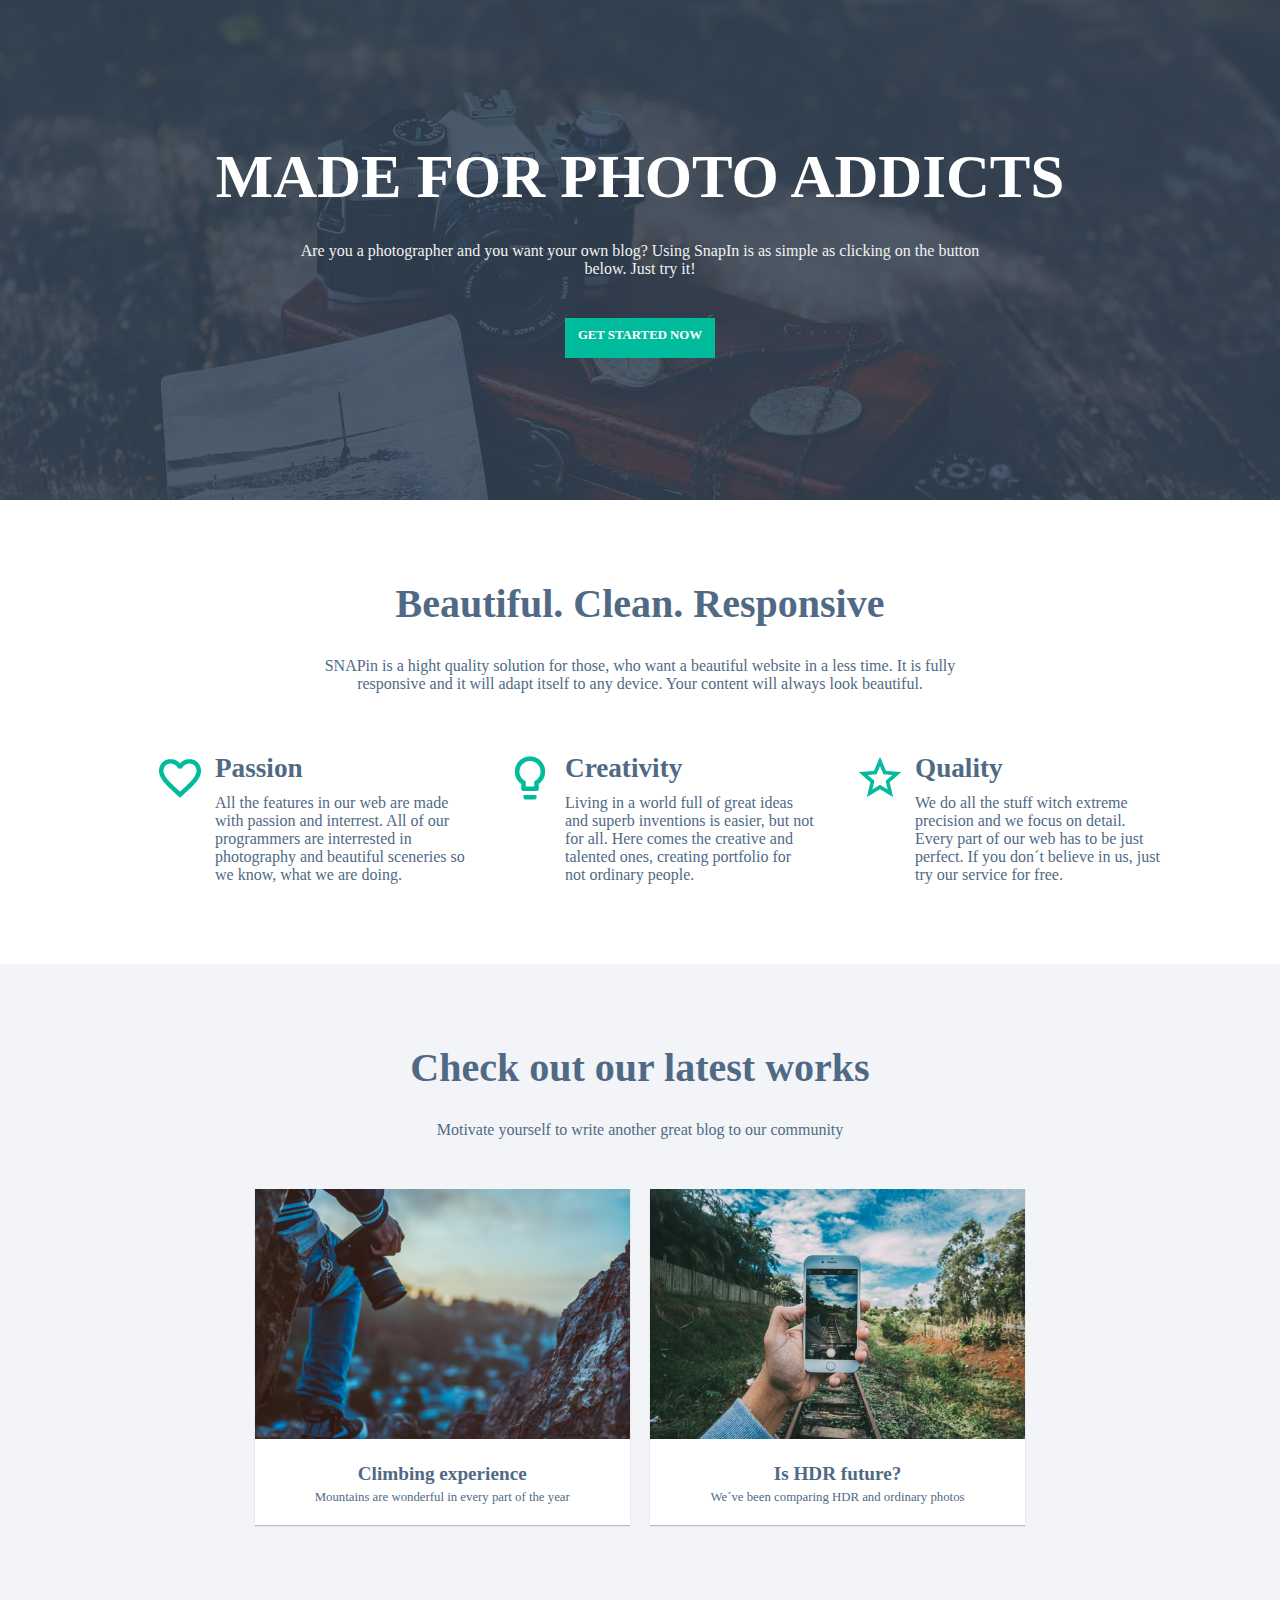
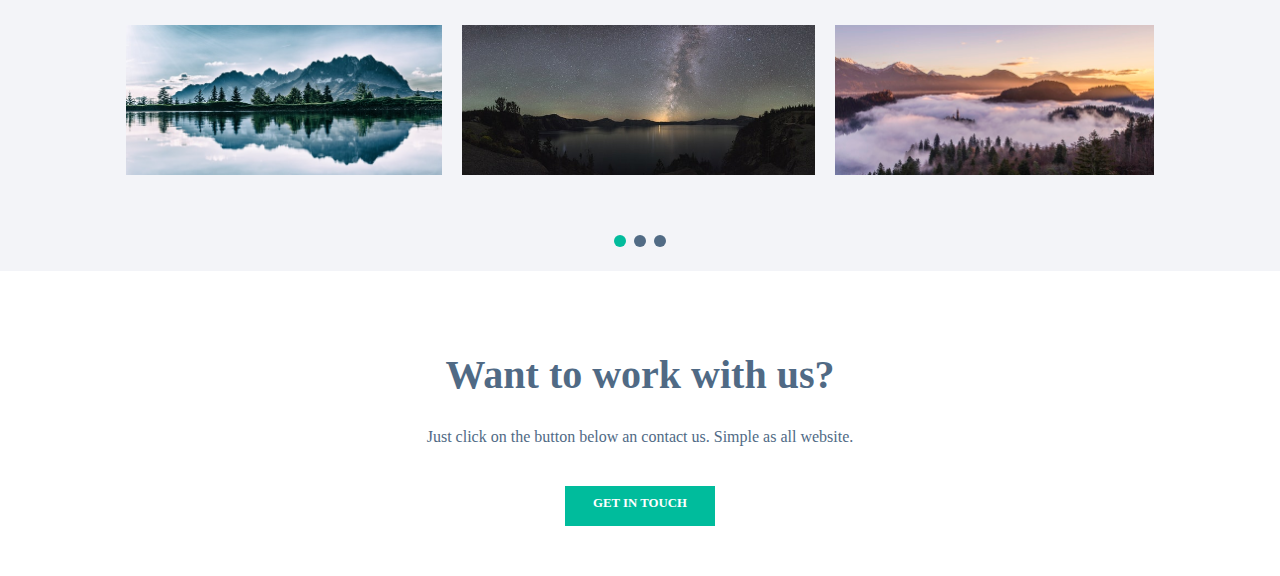
<file: index.html>
<!doctype html>
<html lang="">
  <head>
    <meta charset="utf-8">
    <meta http-equiv="X-UA-Compatible" content="IE=edge">
    <meta name="description" content="">
    <meta name="viewport" content="width=device-width, initial-scale=1.0">
    <title>Index</title>

    <link rel="stylesheet" href="styles/main.css">

    <script src="https://ajax.googleapis.com/ajax/libs/jquery/3.2.1/jquery.min.js"></script>
    <script type="text/javascript" src="scripts/main.js"></script>
    <script src="https://www.w3schools.com/lib/w3.js"></script>

    <script>
        $(document).ready(function(){
            showSlides(slideIndex, 'dot');
        });
    </script>
  </head>

  <div w3-include-html="header.html"></div>
  <script>
      w3.includeHTML();
  </script>

  <body>

    <div class="vision">
      <div class="colorOverlay">
        <div class="outerVisionContent">
          <div class="visionTopText">
            MADE FOR PHOTO ADDICTS
          </div>
          <div class="visionSubText">
            Are you a photographer and you want your own blog? Using SnapIn is as simple as clicking on the button below. Just try it!
          </div>
          <a href="#" type="button" class="exploreButton">GET STARTED NOW</a>
        </div>
      </div>
    </div>

    <div class="whyUs">
      <div class="bodyTopText">
        Beautiful. Clean. Responsive
      </div>
      <div class="bodySubText">
        SNAPin is a hight quality solution for those, who want a beautiful website in a less time. It is fully responsive and it will adapt itself to any device.
        Your content will always look beautiful.
      </div>
    </div>

    <div class="features">
      <div class="feature">
        <img src="images/heart.png" class="featureImg">
        <div class="featureTexts blueFont">
          <div class="featureTopText blueFont">
            Passion
          </div>
          <div>
            All the features in our web are made with passion and interrest. All of our programmers are interrested in photography and beautiful sceneries
            so we know, what we are doing.
          </div>
        </div>
      </div>
      <div class="feature">
        <img src="images/bulb.png" class="featureImg">
        <div class="featureTexts blueFont">
          <div class="featureTopText blueFont">
            Creativity
          </div>
          <div>
            Living in a world full of great ideas and superb inventions is easier, but not for all. Here comes the creative and talented ones, creating
            portfolio for not ordinary people.
          </div>
        </div>
      </div>
      <div class="feature">
        <img src="images/star.png" class="featureImg">
        <div class="featureTexts blueFont">
          <div class="featureTopText blueFont">
            Quality
          </div>
          <div>
            We do all the stuff witch extreme precision and we focus on detail. Every part of our web has to be just perfect. If you don´t believe in us,
            just try our service for free.
          </div>
        </div>
      </div>
    </div>

    <div class="latestWorks">
      <div class="latestTexts">
        <div class="bodyTopText">
          Check out our latest works
        </div>
        <div class="bodySubText">
          Motivate yourself to write another great blog to our community
        </div>
        <div class="latestWorksCards">
          <div class="card materialCard">
            <img src="images/sceneries/pres1.jpeg" class="cardImg">
            <div class="cardTopText blueFont">
              Climbing experience
            </div>
            <div class="cardSubText blueFont">
              Mountains are wonderful in every part of the year
            </div>
          </div>
          <div class="card materialCard">
            <img src="images/sceneries/pres2.jpeg" class="cardImg">
            <div class="cardTopText blueFont">
              Is HDR future?
            </div>
            <div class="cardSubText blueFont">
              We´ve been comparing HDR and ordinary photos
            </div>
          </div>
        </div>
      </div>
    </div>

    <div class="slideshow-container">
      <div class="mySlides fade">
        <img src="images/sceneries/scenery1.jpeg" class="carouselImg">
        <img src="images/sceneries/scenery3.jpeg" class="carouselImg">
        <img src="images/sceneries/scenery2.jpg" class="carouselImg">
      </div>

      <div class="mySlides fade">
        <img src="images/sceneries/scenery4.jpg" class="carouselImg">
        <img src="images/sceneries/scenery5.jpeg" class="carouselImg">
        <img src="images/sceneries/scenery6.jpeg" class="carouselImg">
      </div>

      <div class="mySlides fade">
        <img src="images/sceneries/scenery7.jpeg" class="carouselImg">
        <img src="images/sceneries/scenery8.jpeg" class="carouselImg">
        <img src="images/sceneries/scenery9.jpeg" class="carouselImg">
      </div>
    </div>

    <div class="dots">
      <span class="dot" onclick="currentSlide(1, 'dot')"></span>
      <span class="dot" onclick="currentSlide(2, 'dot')"></span>
      <span class="dot" onclick="currentSlide(3, 'dot')"></span>
    </div>

    <div class="workWithUs">
      <div class="latestTexts">
        <div class="bodyTopText">
          Want to work with us?
        </div>
        <div class="bodySubText">
          Just click on the button below an contact us. Simple as all website.
        </div>
        <a href="#" type="button" class="exploreButton">GET IN TOUCH</a>
      </div>
    </div>
  </body>

  <div w3-include-html="footer.html"></div>
  <script>
      w3.includeHTML();
  </script>
</html>
</file>
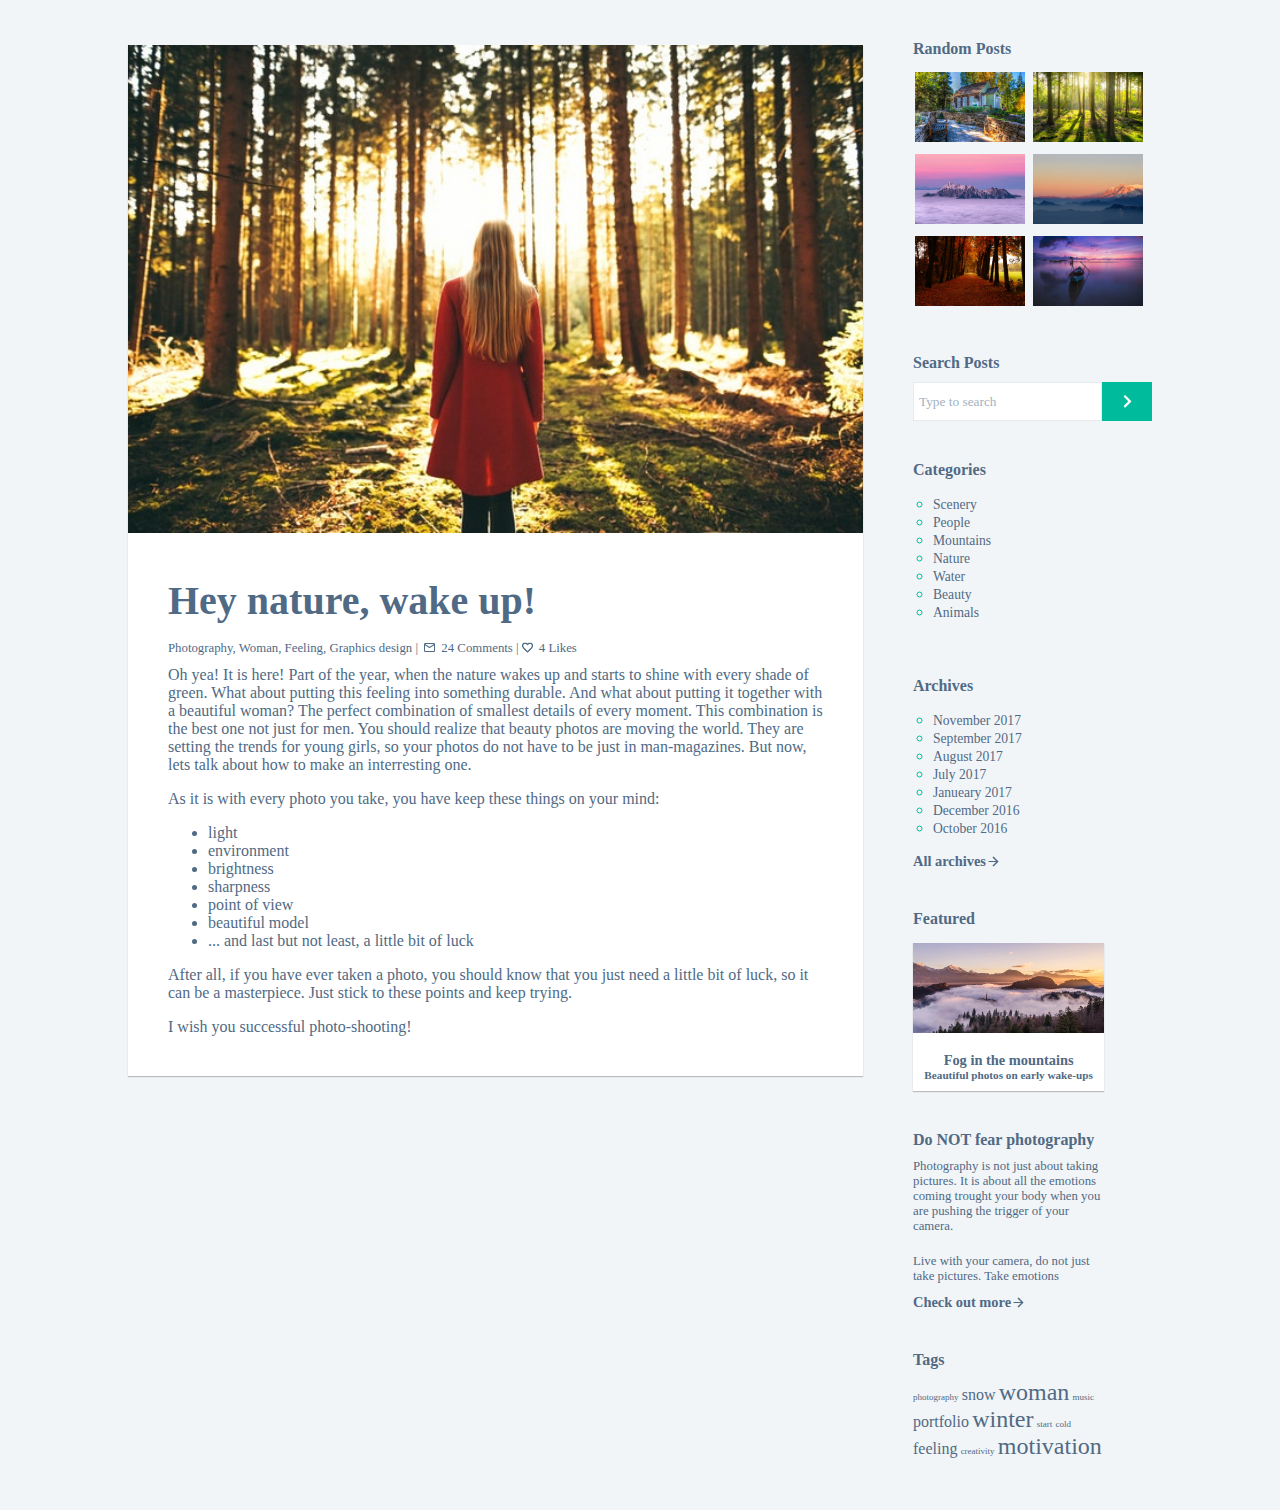
<file: article.html>
<!DOCTYPE html>
<html lang="en">
<head>
    <meta charset="UTF-8">
    <meta http-equiv="X-UA-Compatible" content="IE=edge">
    <meta name="description" content="">
    <meta name="viewport" content="width=device-width, initial-scale=1.0">
    <title>Article</title>

    <link rel="stylesheet" href="styles/main.css">

    <script src="https://ajax.googleapis.com/ajax/libs/jquery/3.2.1/jquery.min.js"></script>
    <script type="text/javascript" src="scripts/main.js"></script>
    <script src="https://www.w3schools.com/lib/w3.js"></script>
</head>

<div w3-include-html="header.html"></div>
<script>
    w3.includeHTML();
</script>

<body>
    <div class="blogBody">
        <div class="timeline">
            <div class="articleContent">
                <div class="blogCardArticle materialCard">
                    <img src="images/sceneries/pres5.jpeg" class="blogCardImg">
                    <div class="blogCardHeader blueFont">
                        Hey nature, wake up!
                    </div>
                    <div class="blogCardSocial blueFont">
                        Photography, Woman, Feeling, Graphics design | <img src="images/mail.png" class="socialCardImage"> 24 Comments |<img src="images/heart_blue.png" class="socialCardImage"> 4 Likes
                    </div>
                    <div class="blogCardSubHeader blueFont">
                        Oh yea! It is here! Part of the year, when the nature wakes up and starts to shine with every shade of green. What about putting this feeling into something durable.
                        And what about putting it together with a beautiful woman? The perfect combination of smallest details of every moment. This combination is the best one not just for men.
                        You should realize that beauty photos are moving the world. They are setting the trends for young girls, so your photos do not have to be just in man-magazines.
                        But now, lets talk about how to make an interresting one. <ul></ul>
                        As it is with every photo you take, you have keep these things on your mind:
                        <ul>
                            <li>
                                light
                            </li>
                            <li>
                                environment
                            </li>
                            <li>
                                brightness
                            </li>
                            <li>
                                sharpness
                            </li>
                            <li>
                                point of view
                            </li>
                            <li>
                                beautiful model
                            </li>
                            <li>
                                ... and last but not least, a little bit of luck
                            </li>
                        </ul>
                        After all, if you have ever taken a photo, you should know that you just need a little bit of luck, so it can be a masterpiece.
                        Just stick to these points and keep trying.
                        <ul></ul>
                        I wish you successful photo-shooting!
                    </div>
                </div>
                <div></div>
            </div>
            <div class="blogSubMenu blueFont">
                <div class="blogSidePost">
                    <div class="blogRandomPostsTopText">
                        Random Posts
                    </div>
                    <div class="blogRandomPostWrapper">
                        <img src="images/sceneries/scenery5.jpeg" class="blogRandomPostsImage">
                        <img src="images/sceneries/scenery6.jpeg" class="blogRandomPostsImage">
                    </div>
                    <div class="blogRandomPostWrapper">
                        <img src="images/sceneries/scenery7.jpeg" class="blogRandomPostsImage">
                        <img src="images/sceneries/scenery8.jpeg" class="blogRandomPostsImage">
                    </div>
                    <div class="blogRandomPostWrapper">
                        <img src="images/sceneries/scenery9.jpeg" class="blogRandomPostsImage">
                        <img src="images/sceneries/scenery4.jpg" class="blogRandomPostsImage">
                    </div>
                </div>

                <div class="blogSidePost">
                    Search Posts
                    <div class="newsletter">
                        <input class="blogSearchInput blueFont" type="text" placeholder="Type to search" name="search"><br>
                        <a href="#" type="button" class="blogSearchButton"><img src="images/arrow_right_white.png" id="righWhiteSearch"></a>
                    </div>
                </div>
                <div class="blogSidePost">
                    Categories
                    <ul style="list-style-type:circle" class="categoriesListUl">
                        <li><a href="#" class="categoriesList">Scenery</a></li>
                        <li><a href="#" class="categoriesList">People</a></li>
                        <li><a href="#" class="categoriesList">Mountains</a></li>
                        <li><a href="#" class="categoriesList">Nature</a></li>
                        <li><a href="#" class="categoriesList">Water</a></li>
                        <li><a href="#" class="categoriesList">Beauty</a></li>
                        <li><a href="#" class="categoriesList">Animals</a></li>
                    </ul>
                </div>

                <div class="blogSidePost">
                    Archives
                    <ul style="list-style-type:circle" class="categoriesListUl">
                        <li><a href="#" class="categoriesList">November 2017</a></li>
                        <li><a href="#" class="categoriesList">September 2017</a></li>
                        <li><a href="#" class="categoriesList">August 2017</a></li>
                        <li><a href="#" class="categoriesList">July 2017</a></li>
                        <li><a href="#" class="categoriesList">Janueary 2017</a></li>
                        <li><a href="#" class="categoriesList">December 2016</a></li>
                        <li><a href="#" class="categoriesList">October 2016</a></li>
                    </ul>
                </div>
                <div class="all blueFont">
                    All archives
                    <a href="index.html" class="allArrow"><img src="images/arrow_right_blue.png" class="allArrow"></a>

                </div>

                <div class="blogSidePost">
                    Featured
                    <div class="blogSideCard materialCard">
                        <img src="images/sceneries/scenery2.jpg" class="blogCardImg">
                        <div class="blogCardardTopText blueFont">
                            Fog in the mountains
                        </div>
                        <div class="blogCardSubText blueFont">
                            Beautiful photos on early wake-ups
                        </div>
                    </div>
                </div>

                <div class="blogSidePost">
                    Do NOT fear photography
                    <div class="blogSideCustomText">
                        Photography is not just about taking pictures. It is about all the emotions coming trought your body when you are pushing the trigger of your camera.
                    </div>
                    <div class="blogSideCustomText">
                        Live with your camera, do not just take pictures. Take emotions
                    </div>
                </div>
                <div class="all blueFont">
                    Check out more
                    <a href="index.html" class="allArrow"><img class="allArrow" src="images/arrow_right_blue.png"></a>
                </div>

                <div class="blogSidePost sideMenuEnd">
                    Tags
                    <div class="blogSideCustomText">
                        <div class="smallTag">photography</div>
                        <div class="mediumTag">snow</div>
                        <div class="largeTag">woman</div>
                        <div class="smallTag">music</div>
                        <div class="mediumTag">portfolio</div>
                        <div class="largeTag">winter</div>
                        <div class="smallTag">start</div>
                        <div class="smallTag">cold</div>
                        <div class="mediumTag">feeling</div>
                        <div class="smallTag">creativity</div>
                        <div class="largeTag">motivation</div>
                    </div>
                </div>

            </div>
        </div>
    </div>
</body>

<div w3-include-html="footer.html"></div>
<script>
    w3.includeHTML();
</script>
</html>
</file>
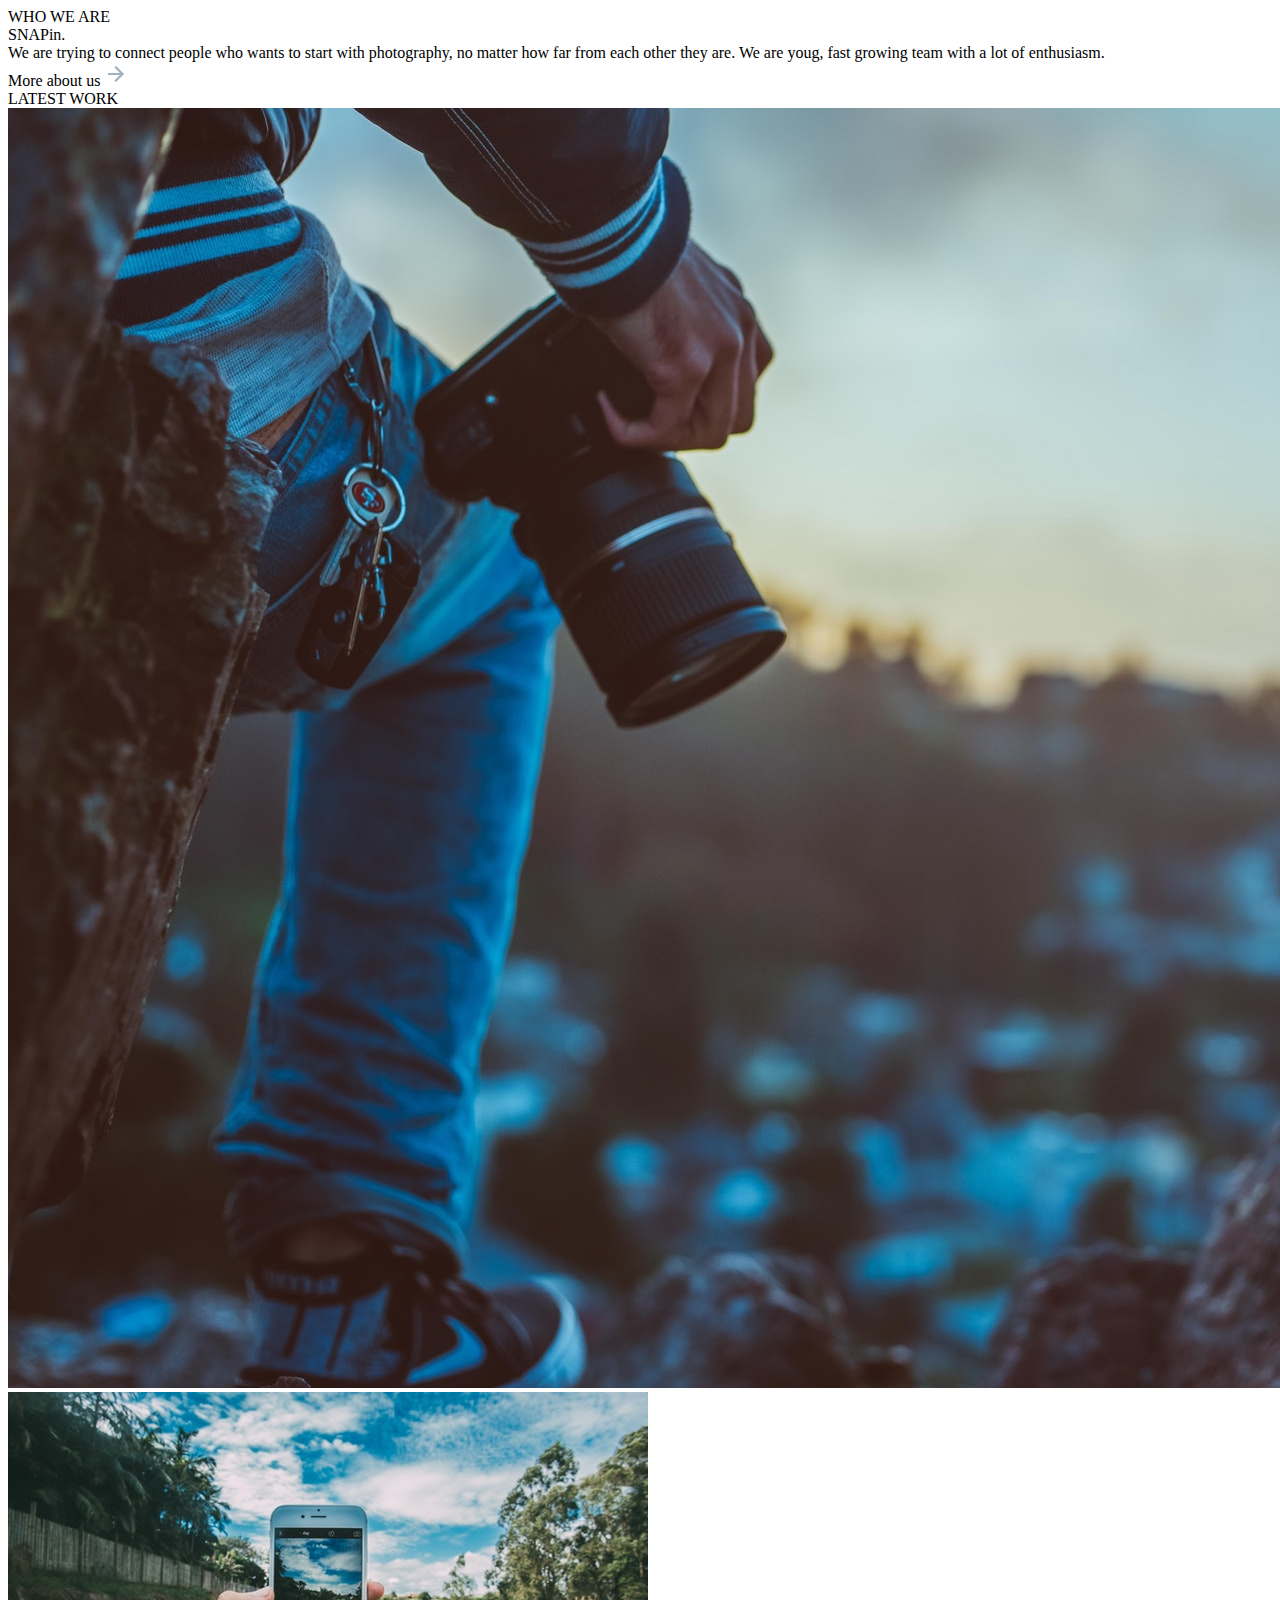
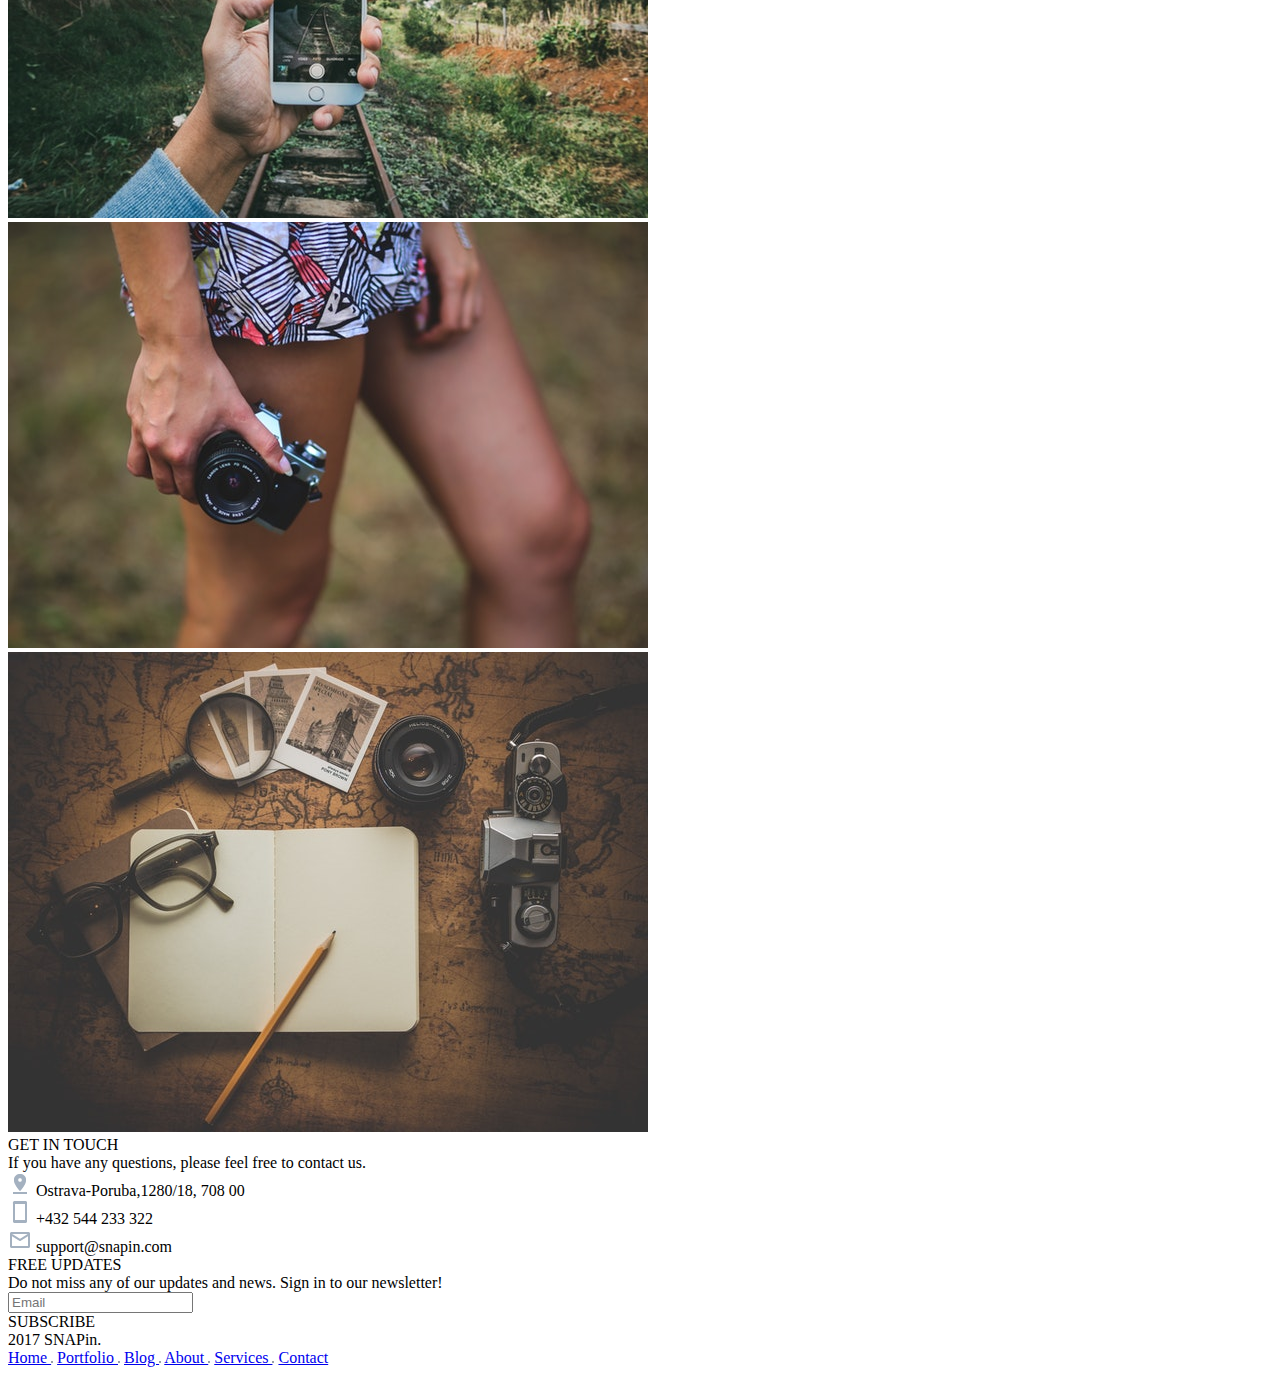
<file: footer.html>
<!DOCTYPE html>
<footer class="footer">
    <div class="footerMainItem">
        <div class="topFooterText footerItem">
            WHO WE ARE
        </div>
        <div class="footerCompanyName footerItem">
            SNAPin.
        </div>
        <div class="footerMotto footerItem">
            We are trying to connect people who wants to start with photography, no matter how far from each other they are. We are youg, fast growing team with a lot of enthusiasm.
        </div>
        <div class="moreAboutUsFooter footerItem">
            More about us
            <a  href="index.html" class="arrowFooter"><img class="arrowFooter" src="images/arrowRight.png"></a>
        </div>
    </div>

    <div class="footerMainItem">
        <div class="topFooterText footerItem">
            LATEST WORK
        </div>
        <div class="footerWorks">
            <img src="images/sceneries/pres1.jpeg" class="footerWorkImg">
            <img src="images/sceneries/pres2.jpeg" class="footerWorkImg">
        </div>
        <div class="footerWorks">
            <img src="images/sceneries/pres3.jpg" class="footerWorkImg">
            <img src="images/sceneries/pres4.jpeg" class="footerWorkImg">
        </div>
    </div>
    <div class="footerMainItem">
        <div class="topFooterText footerItem">
            GET IN TOUCH
        </div>
        <div class="footerMotto footerItem">
            If you have any questions, please feel free to contact us.
        </div>
        <div class="contactFormFooter">
            <div class="contactFooter">
                <img src="images/pin_grey.png" class="contactFooterImg">
                Ostrava-Poruba,1280/18, 708 00
            </div>
            <div class="contactFooter">
                <img src="images/phone_grey.png" class="contactFooterImg">
                +432 544 233 322
            </div>
            <div class="contactFooter">
                <img src="images/mail_grey.png" class="contactFooterImg">
                support@snapin.com
            </div>
        </div>
    </div>
    <div class="footerMainItem">
        <div class="topFooterText footerItem">
            FREE UPDATES
        </div>
        <div class="footerMotto footerItem">
            Do not miss any of our updates and news. Sign in to our newsletter!
        </div>
        <div class="newsletter">
            <input id="newsletterInput" type="text" placeholder="Email" height="26px"  name="mail"><br>
            <div onclick="testMail()" type="button" class="newsletterButton">SUBSCRIBE</div>
        </div>
    </div>

</footer>
<div class="subFooter">
    <div class="subFooterCopyright">
        2017 SNAPin.
    </div>
    <div class="subFooterMenu">
        <a href="index.html" class="subFooterMenuItem">
            Home
        </a>
        <img src="images/footerDot.png" class="subFooterDotImg"/>
        <a href="gallery.html" class="subFooterMenuItem">
            Portfolio
        </a>
        <img src="images/footerDot.png" class="subFooterDotImg"/>
        <a href="blog.html" class="subFooterMenuItem">
            Blog
        </a>
        <img src="images/footerDot.png" class="subFooterDotImg"/>
        <a href="#" class="subFooterMenuItem">
            About
        </a>
        <img src="images/footerDot.png" class="subFooterDotImg"/>
        <a href="#" class="subFooterMenuItem">
            Services
        </a>
        <img src="images/footerDot.png" class="subFooterDotImg"/>
        <a href="contact.html" class="subFooterMenuItem">
            Contact
        </a>
    </div>
</div>
</html>
</file>
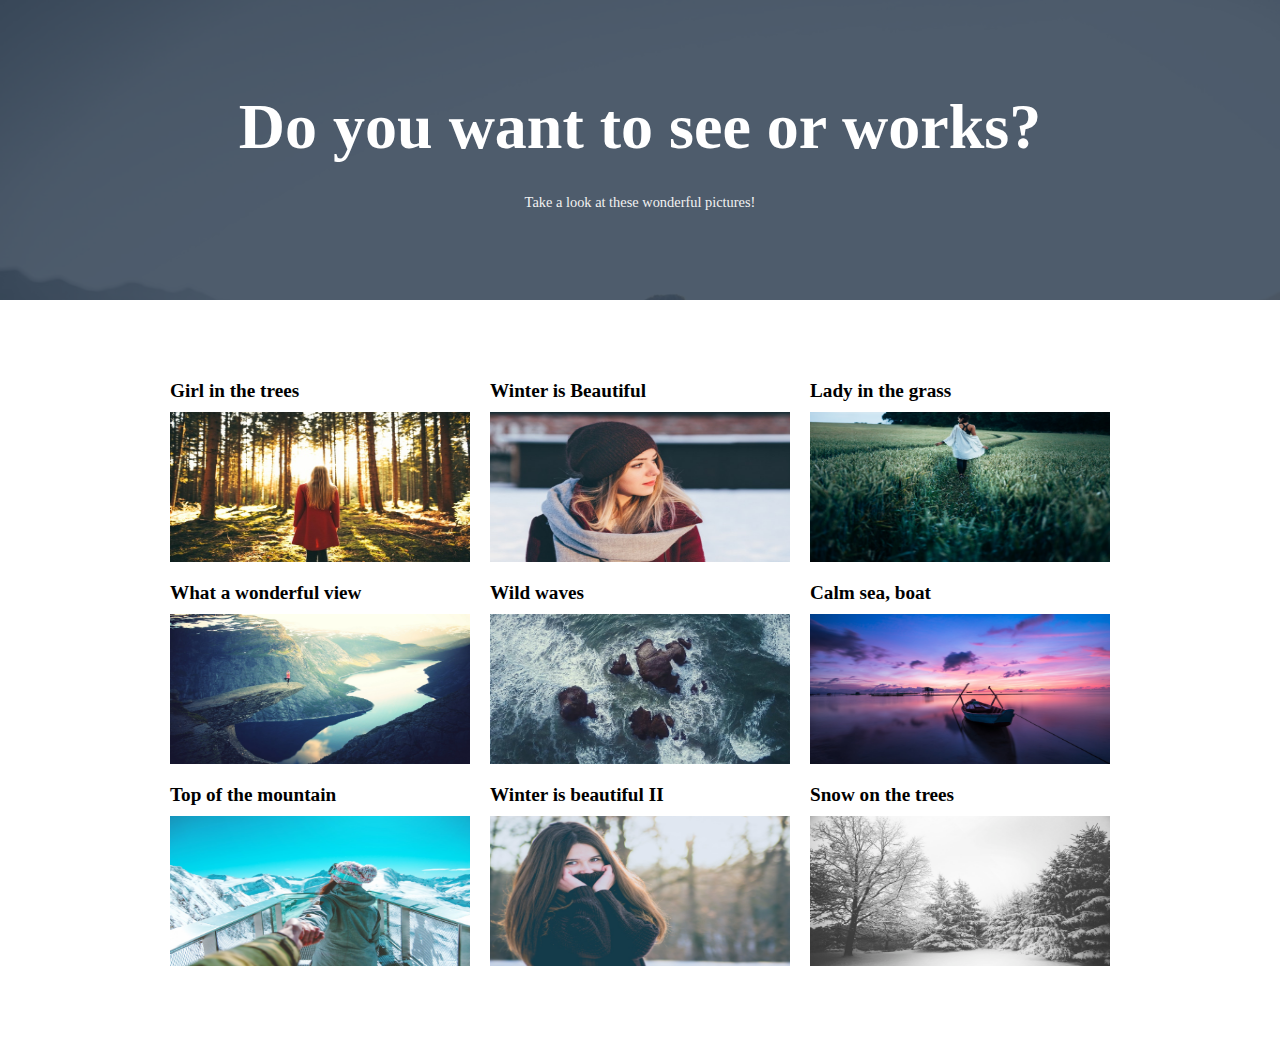
<file: gallery.html>
<!DOCTYPE html>
<html lang="en">
<head>
    <meta charset="UTF-8">
    <meta name="viewport" content="width=device-width, initial-scale=1.0">
    <title>Gallery</title>

    <script src="https://www.w3schools.com/lib/w3.js"></script>
    <script src="https://ajax.googleapis.com/ajax/libs/jquery/3.2.1/jquery.min.js"></script>
    <script type="text/javascript" src="scripts/modal.js"></script>
    <link rel="stylesheet" href="styles/main.css">
</head>

<div w3-include-html="header.html"></div>
<script>
    w3.includeHTML();
</script>

<body>
    <div class="galleryMainDiv">
        <div class="colorOverlay">
            <div class="galleryTexts">
                <div class="getInTouchTopText">
                    Do you want to see or works?
                </div>
                <div class="getInTouchSubText">
                    Take a look at these wonderful pictures!
                </div>
            </div>
        </div>
    </div>

    <div class="galleryPhotos">
        <div class="galleryRow">
            <div class="imgWrapper">
                <span class="mainText">Girl in the trees</span>
                <img id="img1" src="images/sceneries/pres5.jpeg" alt="Girl in the trees" onclick="setModal(this)" class="galleryPic">
            </div>
            <div class="imgWrapper">
                <span class="mainText">Winter is Beautiful</span>
                <img id="img2" src="images/sceneries/pres6.jpeg" alt="Winter is Beautyful" onclick="setModal(this)" class="galleryPic">
            </div>
            <div class="imgWrapper">
                <span class="mainText">Lady in the grass</span>
                <img id="img3" src="images/sceneries/pres7.jpeg" alt="Lady in the grass" onclick="setModal(this)" class="galleryPic">
            </div>
        </div>
        <div class="galleryRow">
            <div class="imgWrapper">
                <span class="mainText">What a wonderful view</span>
                <img id="img4" src="images/sceneries/pres8.jpg" alt="What a wonderful view" onclick="setModal(this)" class="galleryPic">
            </div>
            <div class="imgWrapper">
                <span class="mainText">Wild waves</span>
                <img id="img5" src="images/sceneries/pres9.jpeg" alt="Wild waves" onclick="setModal(this)" class="galleryPic">
            </div>
            <div class="imgWrapper">
                <span class="mainText">Calm sea, boat</span>
                <img id="img6" src="images/sceneries/pres10.jpg" alt="Calm sea, boat" onclick="setModal(this)" class="galleryPic">
            </div>
        </div>
        <div class="galleryRow">
            <div class="imgWrapper">
                <span class="mainText">Top of the mountain</span>
                <img id="img7" src="images/sceneries/pres11.jpeg" alt="Top of the mountain" onclick="setModal(this)" class="galleryPic">
            </div>
            <div class="imgWrapper">
                <span class="mainText">Winter is beautiful II</span>
                <img id="img8" src="images/sceneries/pres12.jpeg" alt="Winter is beautiful II" onclick="setModal(this)" class="galleryPic">
            </div>
            <div class="imgWrapper">
                <span class="mainText">Snow on the trees</span>
                <img id="img9" src="images/sceneries/pres13.jpg" alt="Snow on the trees" onclick="setModal(this)" class="galleryPic">
            </div>
        </div>
    </div>

    <!-- The Modal -->
    <div id="myModal" class="modal">
        <span class="close">&times;</span>
        <img class="modal-content" id="imgModal">
        <div id="caption"></div>
    </div>
</body>

<div w3-include-html="footer.html"></div>
<script>
    w3.includeHTML();
</script>

</html>
</file>
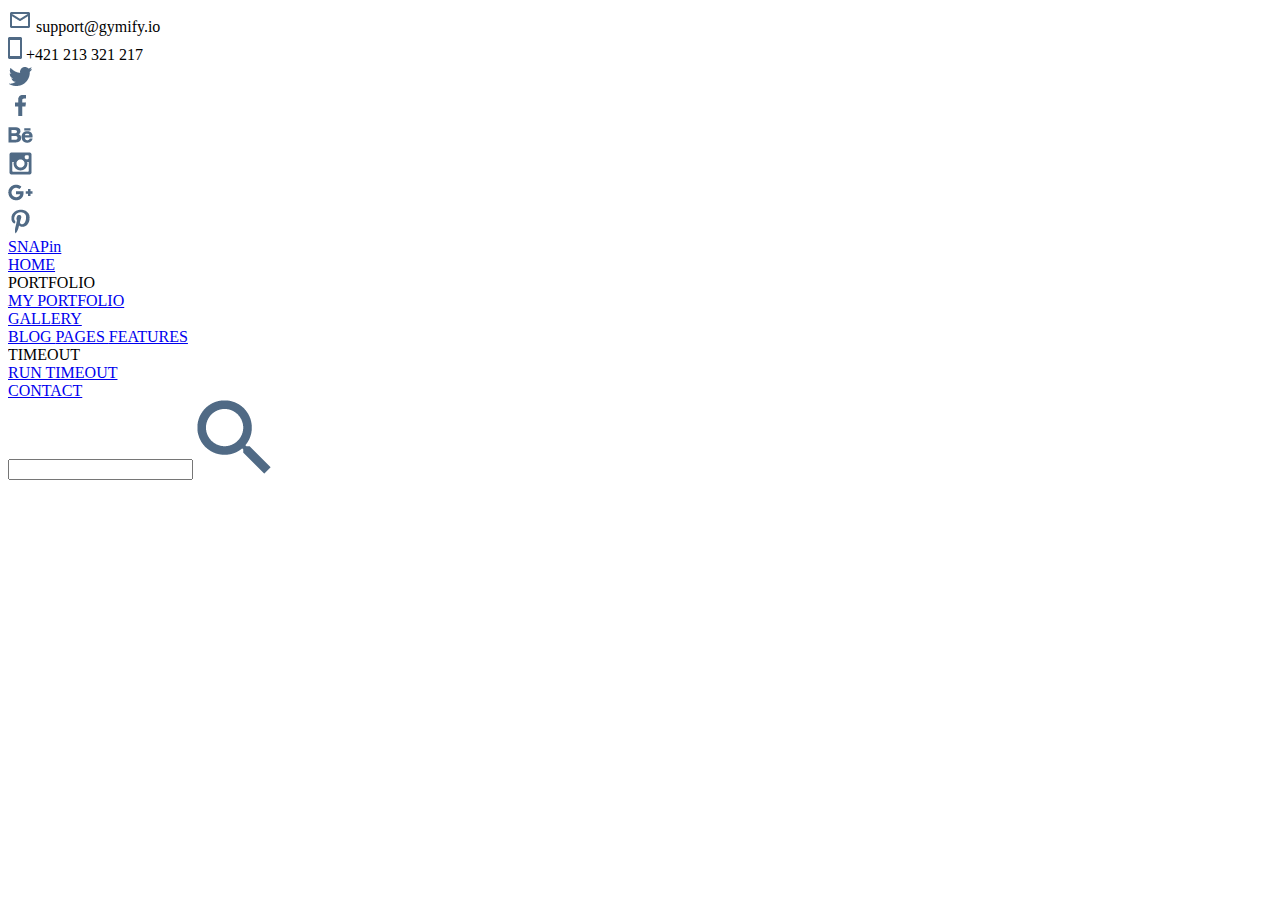
<file: header.html>
<!DOCTYPE html>
    <header>
        <div class="topNav">
            <div class="contact firstContactItem">
                <div class="contactItem">
                    <img src="images/mail.png" class="contactImage">
                    support@gymify.io
                </div>
                <div class="contactItem">
                    <img src="images/phone.png" class="contactImage">
                    +421 213 321 217
                </div>
            </div>
            <div class="socialItems">
                <div class="socialItem">
                    <a href="#">
                        <img src="images/twitter.png" class="socialImage">
                    </a>
                </div>
                <div class="socialItem">
                    <a href="#">
                        <img src="images/facebook.png" class="socialImage">
                    </a>
                </div>
                <div class="socialItem">
                    <a href="#">
                        <img src="images/behance.png" class="socialImage">
                    </a>
                </div>
                <div class="socialItem">
                    <a href="#">
                        <img src="images/instagram.png" class="socialImage">
                    </a>
                </div>
                <div class="socialItem">
                    <a href="#">
                        <img src="images/gplus.png" class="socialImage">
                    </a>
                </div>
                <div class="socialItem">
                    <a href="#">
                        <img src="images/pinterest.png" class="socialImage">
                    </a>
                </div>
            </div>
        </div>

        <nav class="materialCard">
            <div class="logo">
                <a href="index.html">SNAPin</a>
            </div>
            <a href="index.html" class="menuLinks">
                HOME
            </a>
            <div class="menuLinks dropdown">
                PORTFOLIO
                <div class="dropdown-content">
                    <a href="#" >MY PORTFOLIO</a><br/>
                    <a href="gallery.html" >GALLERY</a>
                </div>
            </div>
            <a href="blog.html" class="menuLinks">
                BLOG
            </a>
            <a href="#" class="menuLinks">
                PAGES
            </a>
            <a href="#" class="menuLinks">
                FEATURES
            </a>
            <div class="menuLinks dropdown">
                TIMEOUT
                <div class="dropdown-content">
                    <a href="timeout.html" >RUN TIMEOUT</a>
                </div>
            </div>
            <a href="contact.html" class="menuLinks">
                CONTACT
            </a>
            <div class="search">
                <div class="searchWrapper">
                    <input class="topHeaderInput" type="text" name="search">
                    <img src="images/search.png" class="searchImg">
                </div>
            </div>
        </nav>
    </header>
</html>
</file>
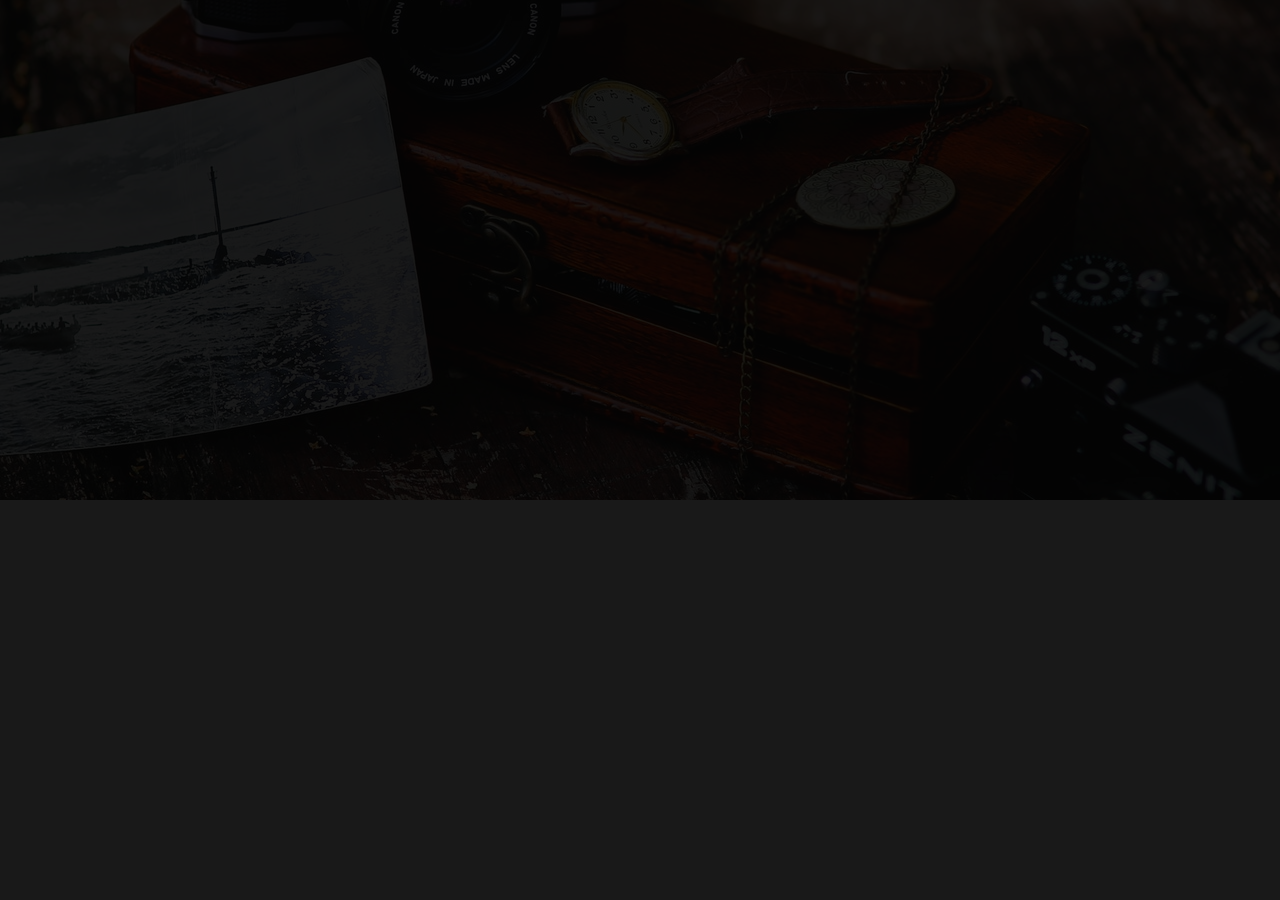
<file: timeout.html>
<!DOCTYPE html>
<html lang="en">
<head>
    <meta charset="UTF-8">
    <meta name="viewport" content="width=device-width, initial-scale=1.0">
    <title>Timeout</title>

    <!-- Your styles -->
    <link rel="stylesheet" href="styles/main.css">

    <script src="https://ajax.googleapis.com/ajax/libs/jquery/3.2.1/jquery.min.js"></script>
    <script type="text/javascript" src="scripts/main.js"></script>
    <script src="https://www.w3schools.com/lib/w3.js"></script>

    <script>
        startCountDown();
    </script>
</head>

<div w3-include-html="header.html"></div>
<script>
    w3.includeHTML();
</script>

<body>
    <div class="timeoutVision">
        <div class="outerVisionContent">

        </div>
    </div>

    <div id="timeoutModal">
        <div id="countdown"></div>
        <a href="index.html" type="button" id="getInModalButton" class="exploreButton">STEP IN</a>
    </div>

</body>

<div w3-include-html="footer.html"></div>
<script>
    w3.includeHTML();
</script>

</html>
</file>
<file: styles/main.css>
body{
  font-family: "Open Sans";
  width: 100%;
  height: auto;
  margin: 0 0 0 0;
}

header{
  width: 100%;
}

.blueFont{
  color: #506A85;
}

.topNav{
  font-family: "Open Sans";
  height: 30px;
  width: auto;
  background: #F6F7FB;
  color: #506A85;
  display: flex;
  justify-content: center;
  align-items: center;
}

.contact{
  width: 85%;
  display: flex;
  position: absolute;
}

.contactItem{
  display: flex;
  height: 100%;
  align-items: center;
  font-size: 0.8em;
  margin-right: 20px;
}
@media (max-width: 500px) {
  .contactItem{
    font-size: 0.5em;
  }
}
.firstContactItem{
  left: 15%;
}

.contactImage{
  height: 15px;
  margin-right: 7px;
}

.socialItems{
  display: flex;
  display: flex;
  position: absolute;
  right: 15%;
}

@media (max-width: 700px){
  .socialItems, .headerDistract{
    display: none;
  }
  .contact{
    left: 0;
    width: 100%;
    justify-content: center;
    align-items: center;
  }
}


.socialItem{
  display: inline-block;
  margin-right: 10px;
}
.socialImage{
  margin-top: -5px;
  height: 15px;
}
nav{
  display: flex;
  font-family: "Open Sans";
  min-height: 100px;
  width: 100%;
  justify-content: center;
  align-items: center;
}

.logo{
  display: inline-block;
  margin-right: 80px;
  font-weight: bold;
  font-size: 2.3em;
  color: #506A85;
}

.menuLinks{
  display: inline-block;
  height: 20px;
  margin-right: 30px;
  text-decoration: none;
  font-weight: bold;
  font-size: 0.8em;
  font-family: "Open Sans";
  color: #506A85;
}

@media (max-width: 900px){
  .logo{
    display: none;
  }
  .menuLinks{
    font-size: 0.7em;
    margin-right: 20px;
  }
}
@media (max-width: 500px){
  .logo{
    display: none;
  }
  .menuLinks{
    font-size: 0.6em;
    margin-right: 10px;
  }
}
@media (max-width: 400px){
  .logo{
    display: none;
  }
  .menuLinks{
    font-size: 0.5em;
    margin-right: 10px;
  }
}

a{
  text-decoration: none;
  font-weight: bold;
  font-size: 0.8em;
  font-family: "Open Sans";
  color: #506A85;
}

.search{
  display: inline-block;
  width: 90px;
  justify-content: flex-end;
  align-items: center;
}
@media (max-width: 600px){
  .search{
    display: none;
  }
}

.searchWrapper{
  display: flex;
  justify-content: center;
  align-items: center;
}

.searchImg {
  display: inline-block;
  height: 12px;
  right: 0;
  cursor: pointer;
}
.topHeaderInput{
  display: inline-block;
  width: 90px;
  background: white;
  border: none;
  color: #4D5D6D;
  margin-right: 5px;
  font-family: "Open Sans";
}

input[type="text"], input[type="password"], textarea, select {
  outline: none;
}

.vision{
  display: flex;
  width: auto;
  height: 500px;
  background-size: cover;
  background: url("../images/background.jpg") no-repeat fixed center;
  background-size: cover;

  justify-content: center;
  align-items: center;
}

.outerVisionContent{
  width: auto;
  display: flex;
  flex-direction: column;
  justify-content: center;
  align-items: center;
}

.visionTopText{
  display: block;
  width: auto;
  font-weight: bold;
  font-size: 3.8em;
  text-align: center;
  color: white;
}

.visionSubText{
  display: block;
  max-width: 700px;
  font-size: 1em;
  color: #F2F2F2;
  margin-top: 30px;
  text-align: center;
}

.exploreButton{
  display: inline-block;
  background: #00BC9C;
  margin-top: 40px;
  width: 150px;
  height: 30px;
  text-align: center;
  padding-top: 10px;
  color: white;
}
.whyUs{
  width: auto;
  display: flex;
  flex-direction: column;
  justify-content: center;
  align-items: center;
}
.bodyTopText{
  display: inline-block;
  margin-top: 80px;
  font-weight: bold;
  font-size: 2.5em;
  color: #506A85;
  text-align: center;
  max-width: 700px;
}
.bodySubText{
  display: inline-block;
  margin-top: 30px;
  font-size: 1em;
  color: #506A85;
  max-width: 700px;
  text-align: center;
}

.features{
  width: auto;
  display: flex;
  justify-content: center;
  align-items: center;
  margin-top: 60px;
}

.feature{
  display: inline-block;
  max-width: 310px;
  margin-left: 40px;
}
@media (max-width: 900px) {
  .features{
    flex-direction: column;
  }
}

.featureTexts{
  width: 250px;
  display: inline-block;
  flex-direction: column;
}

.featureTopText{
  font-size: 1.7em;
  font-weight: bold;
  margin-bottom: 10px;
}

.featureImg{
  float: left;
  display: inline-block;
  width: 50px;
  margin-right: 10px;
}

.latestWorks{
  width: 100%;
  display: flex;
  justify-content: center;
  align-items: center;
  background: #F3F4F8;
  margin-top: 80px;
}
.latestTexts{
  flex-direction: column;
  display: flex;
  justify-content: center;
  align-items: center;
}

.workWithUs{
  width: 100%;
  display: flex;
  justify-content: center;
  align-items: center;
  margin-bottom: 50px;
}

.subFooter{
  display: flex;
  background: #293646;
  min-height: 55px;
  justify-content: center;
  align-items: center;
  color: #5B6878;
  font-size: 0.9em;
  font-weight: bold;
}

.subFooterDotImg{
  display: inline-block;
  margin-bottom: 3px;
}

.subFooterCopyright{
  display: inline-block;
  position: absolute;
  left: 15%;
  width: auto;
}
.subFooterMenu{
  position: absolute;
  right: 15%;
}
@media (max-width: 700px) {
  .subFooter{
    flex-direction: column;
  }
  .subFooterCopyright, .subFooterMenu{
    left: 0;
    position: relative;
    font-size: 0.8em;
    margin-bottom: 5px;
  }
}

.subFooterMenuItem{
  display: inline-block;
  margin-right: 4px;
  margin-left: 4px;
  color: #5B6878;
  font-size: 0.9em;
  font-weight: bold;
}

.footer{
  display: flex;
  background: #2F4052;
  min-height: 280px;
  justify-content: center;

  color: #A4B1C0;
}
@media (max-width: 800px) {
  .footer{
    flex-direction: column;
    align-items: center;
  }
}

.footerMainItem{
  display: flex;
  margin: 20px;
  flex-direction: column;
  width: 200px;
}

.footerItem{
  display: inline-block;
}

.topFooterText{
  font-weight: bold;
  font-size: 1.1em;
  color:white;
  margin-bottom: 10px;
}
.footerCompanyName{
  font-weight: bold;
  font-size: 2em;
  color:white;
}
.footerMotto{
  margin-top: 10px;
  font-size: 0.8em;
}
.moreAboutUsFooter{
  display: flex;
  margin-top: 10px;
  font-weight: bold;
  font-size: 0.9em;
  color: #A4B1C0;
  align-items: center;
}
.arrowFooter{
  height: 12px;
}

.footerWorks{
  display: flex;
}
.footerWorkImg{
  display: block;
  height: 60px;
  width: 93px;
  margin: 3px 6px 3px 0;
}

.contactFormFooter{
  margin-top: 10px;
  display: flex;
  flex-direction: column;
  font-size: 0.8em;
}
.contactFooter{
  display: inline-block;
}
.contactFooterImg{
  height: 10px;
  width: auto;
}

.newsletter{
  display: flex;
  margin-top: 10px;
}
#newsletterInput{
  display: inline-block;
  width: 130px;
  background: #4D5D6D;
  border: none;
  padding-left: 5px;
  color: white;
  font-family: "Open Sans";
}

.newsletterButton{
  display: inline-block;
  background: #00BC9C;
  font-size: 0.7em;
  width: 80px;
  height: 26px;
  text-align: center;
  padding-top: 8px;
  color: white;
  cursor: pointer;
}
::-webkit-input-placeholder { /* Chrome/Opera/Safari */
  color: #A4B1C0;
}

.latestWorksCards{
  display: flex;
  width: auto;
  justify-content: center;
  align-items: center;
}
@media (max-width: 900px) {
  .latestWorksCards{
    flex-direction: column;
  }
}
.card{
  background: white;
  display: inline-block;
  max-width: 400px;
  margin: 50px 10px 50px 10px;
}

.materialCard{
  box-shadow: 0 1px 1px rgba(0,0,0,0.23);
}
.cardTopText{
  font-size: 1.2em;
  text-align: center;
  font-weight: bold;
  margin-top: 20px;
}
.cardSubText{
  font-size: 0.8em;
  text-align: center;
  margin: 5px 0 20px 0;
}
.cardImg{
  display: inline-block;
  max-width: 400px;
  max-height: 250px;
}

.carouselImg{
  display: inline-block;
  height: 150px;
  margin: 0 10px 10px 10px;
  width: auto;
}

@media (max-width: 1100px) {
  .mySlides {
    flex-direction: column;
  }
}

@media (max-width: 400px) {
  .cardImg, .carouselImg{
    width: 300px;
  }
}

/* Slideshow container */
.slideshow-container {
  display: flex;
  justify-content: center;
  background: #F3F4F8;
  align-items: center;
  padding: 50px 0 40px 0;
}

.mySlides {
  display: none;
}

/* The dots/bullets/indicators */
.dot {
  cursor:pointer;
  height: 12px;
  width: 12px;
  margin: 10px 2px 20px 2px;
  background-color: #516B85;
  border-radius: 50%;
  display: inline-block;
  transition: background-color 0.6s ease;
}

.dots{
  text-align:center;
  background-color: #F3F4F8;
}

.blogDot{
  cursor:pointer;
  height: 12px;
  width: 12px;
  margin: 10px 2px 10px 2px;
  background-color: #516B85;
  border-radius: 50%;
  display: inline-block;
  transition: background-color 0.6s ease;
}
#blogDots{
  text-align:center;
  background-color: white;
}

.active, .dot:hover, .blogDot:hover{
  background-color: #02BB9C;
}

/* Fading animation */
.fade {
  -webkit-animation-name: fade;
  -webkit-animation-duration: 1.5s;
  animation-name: fade;
  animation-duration: 1.5s;
}

@-webkit-keyframes fade {
  from {opacity: .4}
  to {opacity: 1}
}

@keyframes fade {
  from {opacity: .4}
  to {opacity: 1}
}

/* contact.html*/
.getInTouch{
  display: flex;
  width: auto;
  height: 300px;
  background: url("../images/touch.jpg") no-repeat fixed bottom;
  background-size: cover;

  justify-content: center;
  align-items: center;
}

.getInTouchTexts{
  display: flex;
  flex-direction: column;
  justify-content: center;
  align-items: center;
  margin-right: 200px;
  padding-top: 20px;
}
.getInTouchTopText{
  display: inline-block;
  font-size: 4em;
  text-align: center;
  color: white;
  font-weight: bold;
}
@media (max-width: 500px) {
  .getInTouchTopText{
    font-size: 1.6em;
    margin-top: -50px;
  }

}
.getInTouchSubText{
  display: inline-block;
  margin: 30px 0 0 0;
  font-size: 0.9em;
  text-align: center;
  color: #F2F2F2;
}

.getInTouchCompanyName{
  display: inline-block;
  font-size: 1.4em;
  color: white;
  margin-bottom: 10px;
}
.getInTouchContactItem{
  font-size: 0.9em;
  color: white;
}
#map{
  width: 100%;
  height: 300px;
}
.colorOverlay{
  display: flex;
  width: 100%;
  min-height: 300px;
  height: 100%;
  background: rgba(47, 64, 82, 0.85);
  justify-content: center;
  align-items: center;
}

.contactView{
  display: flex;
  width: 100%;
  justify-content: center;
  align-items: center;
  margin-bottom: 50px;
}

.contactTopText{
  font-size: 1.7em;
  font-weight: bold;
  margin:80px 0 20px 0;
}

#sendMessageAgainButton{
  display: none;
}
.contactFormular{
  padding-left: 10px;
  display:flex;
  flex-direction: column;
}
.contactProfiles{
  display: flex;
  width: 270px;
  height: 400px;
  background: #F2F5F7;
  margin: 80px 0 20px 80px;
  flex-direction: column;
  align-items: center;
}

@media (max-width: 1000px) {
  #contactForm{
    flex-direction: column;
  }
  .getInTouchTexts{
    margin: 0 0 20px 0;
  }
  .getInTouchSubText{
    margin-top: 10px;
  }
  .contactProfiles{
    margin: 70px 0 20px 70px;
  }
}

@media (max-width: 850px) {
  .contactView{
    flex-direction: column;
  }
  #contactTextArea{
    max-width: 300px;
  }
  .contactProfiles{
    margin: 20px 0 20px 0;
  }
}
.contactFormShort{
  width: 200px;
  height: 25px;
  background: #F8FAFD;
  border: none;
  padding-left: 5px;
  border: 1px solid #E7EAEE;
  font-family: "Open Sans";
}
.contactFormLong{
  background: #F8FAFD;
  border: none;
  padding-left: 5px;
  border: 1px solid #E7EAEE;
  align-self: flex-start;
  margin-bottom: 20px;
  font-family: "Open Sans";
  min-height: 70px;
}
.contactSubmitButton{
  display: inline-block;
  width: 130px;
  height: 25px;
  background: #00BC9C;
  font-size: 0.8em;
  text-align: center;
  padding: 8px 0 3px 0;
  color: white;
  cursor: pointer;
}

.contactNames{
  width: 90%;
  margin: 30px 0 10px 0;
  font-weight: bold;
  font-size: 1.2em;
  border-bottom: 1px solid #E0E6EB;
  line-height:0.1em;
  text-align: center;
}

.contactPhotos{
  display: flex;
  align-items: center;
  margin-top: 20px;
}

.contactCard{
  display: inline-block;
  width: 100px;
  height: 150px;
  background: white;
  margin: 0 7px 0 7px;
}

.contactCardImg{
  width: 100px;
  height: 100px;
}
.contactCardTopText{
  margin-top: 5px;
  font-size: 0.7em;
  font-weight: bold;
  text-align: center;
}
.contactCardSubText{
  font-size: 0.6em;
  text-align: center;
}
.linedSpan{
  background: #F2F5F7;
  padding:0 10px;
}

/* blog */
.blogBody{
  background: #F2F5F7;
  display: flex;
  flex-direction: column;
  justify-content: center;
  align-items: center;
}
.popularPosts{
  display: flex;
  justify-content: center;
  max-width: 1000px;
  min-width: 800px;
  height: auto;
  background-color: white;
  margin: 60px 0 0 0;
  flex-direction: column;
}
.popularPostTexts{
  display: flex;
  justify-content: center;
  align-items: center;
  width: 100%;
  height: 50px;
  border-bottom: solid 1px #E0E6EB;
  cursor: pointer;
  position: relative;
}
.popularPostsTopText{
  display: inline-block;
  font-size: 0.9em;
  font-weight: bold;
  position: absolute;
  left: 20px;
}
@media (max-width: 1100px) {
  .popularPosts{
    display: none;
  }
}
.arrowUpImg{
  display: inline-block;
  position: absolute;
  right: 20px;
  width: 15px;
  height: 15px;
  cursor: pointer;
}
.blogCarouselImg{
  height: 100px;
  margin: 0 10px 0 10px;
  width: auto;
}
#blog-slideshow-container {
  width: 100%;
  height: 140px;
  display: flex;
  justify-content: center;
  background: white;
  align-items: center;
}

.blogContentIcons{
  display: flex;
  justify-content: center;
  align-items: center;
  width: 80%;
  height: 40px;
  margin-top: 50px;
}
.contentIcon{
  display: inline-block;
  margin: 0 25px 0 25px;
}
@media (max-width: 700px){
  .contentIcon{
    width: 20px;
    margin: 0 15px 0 15px;
  }
}

@media (max-width: 400px){
  .contentIcon{
    width: 15px;
    margin: 0 10px 0 10px;
  }
}
.lineIcon{
  display: inline-block;

  height: 1px;
}

.timeline{
  display: flex;
  width: 80%;
  height: auto;
  justify-content: center;
}
.blogContent{
  display: flex;
  width: 65%;
  height: auto;
}
.articleContent{
  display: flex;
  flex-direction: column;
  width: 90%;
  height: auto;
}
.blogSubMenu{
  display: flex;
  flex-direction: column;
  width: 25%;
  height: auto;
}
@media (max-width: 1000px) {
  .blogSubMenu{
    width: 80%;
  }
}

.blogSidePost{
  display: flex;
  flex-direction: column;
  font-weight: bold;
  font-size: 1em;
  text-align: left;
  margin: 40px 0 0 0;
  cursor: pointer;
}
.blogRandomPostWrapper{
  display: inline-block;
  width: auto;
}
.blogRandomPostsImage{
  display: inline-block;
  width: 110px;
  height: 70px;
  margin: 4px 2px 4px 2px;
  cursor: pointer;
}

.blogRandomPostsTopText{
  margin-bottom: 10px;
}

.blogSearchInput{
  display: inline-block;
  width: 180px;
  height: 35px;
  background: white;
  border: none;
  padding-left: 5px;
  font-family: "Open Sans";
  border: 1px solid #E7EAEE;
}
.blogSearchButton{
  display: flex;
  align-items: center;
  justify-content: center;
  background: #00BC9C;
  width: 50px;
  height: 39px;
}
.categoriesListUl{
  margin-left: -20px;
  color: #00BC9C;
}
.categoriesList{
  font-size: 0.85em;
  font-weight: normal;
}

.blogSideCard{
  margin-top: 15px;
  background-color: #fff;
  width: 80%;
}
.blogCardImg{
  width: 100%;
}
.blogCardardTopText{
  text-align: center;
  font-size: 0.9em;
  margin-top: 15px;
}
.blogCardSubText{
  text-align: center;
  font-size: 0.7em;
  margin-bottom: 10px;
}
.all{
  font-size: 0.9em;
  font-weight: bold;
  display: flex;
  align-items: center;
  cursor: pointer;
}
.allArrow{
  width: 15px;
  height: 15px;
}
.blogSideCustomText{
  margin: 10px 0 10px 0;
  width: 80%;
  font-size: 0.8em;
  font-weight: normal;
}

.sideMenuEnd{
  margin-bottom: 40px;
}
.smallTag{
  display: inline-block;
  font-size: xx-small;
}
.mediumTag{
  display: inline-block;
  font-size: medium;
}
.largeTag{
  display: inline-block;
  font-size: x-large;
}

.blogContent{
  display: flex;
  margin: 45px 0 50px 0;
  height: auto;
}
.leftTimeLine{
  display: flex;
  flex-direction: column;
  position: relative;
  width: 50px;
  height: auto;
}
.rightTimeLine{
  display: flex;
  flex-direction: column;
  width: 100%;
  height: auto;
  padding-right: 50px;
  margin-left: 50px;
}

.blogCard{
  display: inline-block;
  max-width: 100%;
  margin-bottom: 40px;
  height: auto;
  background-color: white;
  padding-bottom: 40px;
}

@media (max-width: 550px) {
  .blogContent {
    width: 90%;
  }
}


.blogCardArticle{
  display: inline-block;
  margin: 45px 50px 40px 0;
  height: auto;
  background-color: white;
  padding-bottom: 40px;
}
@media (max-width: 1000px) {
  .blogCardArticle{
    margin-right: 0;
  }
}
blogCardImg{
  max-width: 600px;
}

#righWhiteSearch{
  width: 15px;
}

.blogCardHeader{
  font-size: 2.5em;
  font-weight: bold;
  margin: 40px 40px 0 40px;
}
.blogCardSocial{
  display: block;
  font-size: 0.8em;
  margin: 15px 40px 0 40px;
  align-items: center;
  width: 80%;
  height: auto;
}

.blogCardSubHeader{
  font-size: 1em;
  margin: 10px 40px 0 40px;
}
.socialCardImage{
  display: inline-block;
  margin: 0 2px 0 2px;
  height: 13px;
  position: relative;
  top: 2px;
}
.socialCardText{
  display: inline-block;
}
.blogButton{
  display: inline-block;
  background: #00BC9C;
  width: 100px;
  height: 30px;
  text-align: center;
  padding-top: 8px;
  color: white;
  margin: 20px 0 0 40px;
}


@media (max-width: 1000px){
  .lineIcon{
    display: none;
  }
  .timeline{
    flex-direction: column;
    width: 100%;
    align-items: center;
  }
  .rightTimeLine{
    padding-right: 0;
    margin-left: 50px;
  }
}

@media (max-width: 550px){
  .leftTimeLine{
    display: none;
  }
  .rightTimeLine{
    padding-right: 0;
    margin-left: 0;
  }
  .blogCardHeader{
    font-size: 1.2em;
  }
}

.quotesCard{
  display: inline-block;
  max-width: 100%;
  height: auto;
  background: url("../images/background.jpg") center no-repeat;
  margin: 0 0 40px 0;
}
.quotesOverlay{
  display: inline-block;
  width: 100%;
  height: auto;
  background: rgba(0, 188, 156, 0.9);
}
.quotesTopText{
  display: inline-block;
  font-size: 1.2em;
  font-style: italic;
  margin: 40px 40px 20px 40px;
  color: white;
}
.postQuote{
  display: flex;
  position: relative;
  align-items: center;
  justify-content: center;
  margin-bottom: 70px;
}
.quotesAuthor{
  display: inline-block;
  position: absolute;
  left: 40px;
  font-size: 0.8em;
  font-style: italic;
  color: white;
}
.quoteImg{
  display: inline-block;
  position: absolute;
  right: 10px;
  width: 50px;
}

.quoteImgLine{
  display: inline-block;
  height: 1px;
  width: auto;
  margin-bottom: 3px;
}

.dateCircle{
  width: 50px;
  height: 50px;
  border-radius: 50%;
  background: #00BC9C;
  z-index: 10;
  color: white;
  text-align: center;
}
.timeWrapper{
  position: absolute;
  width: 25px;
  height: 100%;
  border-right: solid 1px #D2DBE3;
  top: 0;
  left: 0;
}

.typeCircle{
  display: flex;
  align-items: center;
  justify-content: center;
  width: 30px;
  height: 30px;
  border-radius: 50%;
  background: white;
  border: solid 1px #00BC9C;
  z-index: 10;
  margin: 15px 0 0 10px;
}
.typeCircleImgSize{
  width: 15px;
}
.day{
  font-size: 0.9em;
  font-weight: bold;
  margin-top: 7px;
}
.month{
  font-size: 0.7em;
  margin-top: -5px;
}

/* image gallery modal */

#myImg {
  border-radius: 5px;
  cursor: pointer;
  transition: 0.3s;
}

#myImg:hover {opacity: 0.7;}

/* The Modal (background) */
.modal {
  display: none; /* Hidden by default */
  position: fixed; /* Stay in place */
  z-index: 1; /* Sit on top */
  padding-top: 100px; /* Location of the box */
  left: 0;
  top: 0;
  width: 100%; /* Full width */
  height: 100%; /* Full height */
  overflow: auto; /* Enable scroll if needed */
  background-color: rgb(0,0,0); /* Fallback color */
  background-color: rgba(0,0,0,0.9); /* Black w/ opacity */
}

/* Modal Content (Image) */
.modal-content {
  margin: auto;
  display: block;
  width: 80%;
  max-width: 700px;
}

/* Caption of Modal Image (Image Text) - Same Width as the Image */
#caption {
  margin: auto;
  display: block;
  width: 80%;
  max-width: 700px;
  text-align: center;
  color: #ccc;
  padding: 10px 0;
  height: 150px;
}

/* Add Animation - Zoom in the Modal */
.modal-content, #caption {
  -webkit-animation-name: zoom;
  -webkit-animation-duration: 0.6s;
  animation-name: zoom;
  animation-duration: 0.6s;
}

@-webkit-keyframes zoom {
  from {-webkit-transform:scale(0)}
  to {-webkit-transform:scale(1)}
}

@keyframes zoom {
  from {transform:scale(0)}
  to {transform:scale(1)}
}

/* The Close Button */
.close {
  position: absolute;
  top: 15px;
  right: 35px;
  color: #f1f1f1;
  font-size: 40px;
  font-weight: bold;
  transition: 0.3s;
}

.close:hover,
.close:focus {
  color: #bbb;
  text-decoration: none;
  cursor: pointer;
}

/* 100% Image Width on Smaller Screens */
@media only screen and (max-width: 700px){
  .modal-content {
    width: 100%;
  }
}

/* gallery */
.galleryTexts{
  display: flex;
  flex-direction: column;
  justify-content: center;
  align-items: center;
}

.galleryMainDiv{
  display: flex;
  width: auto;
  min-height: 200px;
  background: url("../images/background2.jpeg") no-repeat fixed bottom;
  background-size: cover;

  justify-content: center;
  align-items: center;
}
.galleryPhotos{
  display: flex;
  flex-direction: column;
  width: 100%;
  height: auto;
  padding: 70px 0 70px 0;
  align-items: center;
  justify-content: center;
}
.galleryRow{
  display: flex;
  width: 80%;
  height: auto;
  align-items: center;
  justify-content: center;
}
@media (max-width: 1000px) {
  .galleryRow{
    flex-direction: column;
  }
}
.galleryPic{
  width: 300px;
  height: 150px;
  margin: 10px 10px 10px 10px;
  cursor: pointer;
}
.imgWrapper{
  display: flex;
  flex-direction: column;
  font-weight: bold;
}
.mainText{
  font-size: 1.2em;
  font-weight: bold;
  margin: 10px 0 0 10px;
}

/* timeout */

#timeoutModal {
  display: flex;
  flex-direction: column;
  position: fixed; /* Stay in place */
  z-index: 1; /* Sit on top */
  padding-top: 100px; /* Location of the box */
  left: 0;
  top: 0;
  width: 100%; /* Full width */
  height: 100%; /* Full height */
  overflow: hidden;
  background-color: rgb(0,0,0); /* Fallback color */
  background-color: rgba(0,0,0,0.9); /* Black w/ opacity */

  align-items: center;
  justify-content: center;
}
#countdown{
  display: inline-block;
  font-size: 3em;
  font-weight: bold;
  color: white;
  margin-top: -200px;
}
.timeoutVision{
  display: flex;
  width: auto;
  min-height: 500px;
  background-size: cover;
  background: url("../images/background.jpg") no-repeat center;
  justify-content: center;
  align-items: center;
}
#getInModalButton{
  display: none;
}

/* dropdown */
.dropdown {
  position: relative;
  display: inline-block;
}

.dropdown-content {
  display: none;
  background: #fff;
  position: absolute;
  width: auto;
  min-width: 140px;
  box-shadow: 0px 8px 16px 0px rgba(0,0,0,0.2);
  padding: 12px 16px;
  z-index: 10;
}

.dropdown:hover .dropdown-content {
  display: block;
}
@media (max-width: 1200px) {
  #youtubeFrame{
    height: 250px;
  }
}
@media (max-width: 900px) {
  #youtubeFrame{
    height: 200px;
  }
}
@media (max-width: 500px) {
  #youtubeFrame{
    height: 150px;
  }
}
</file>
